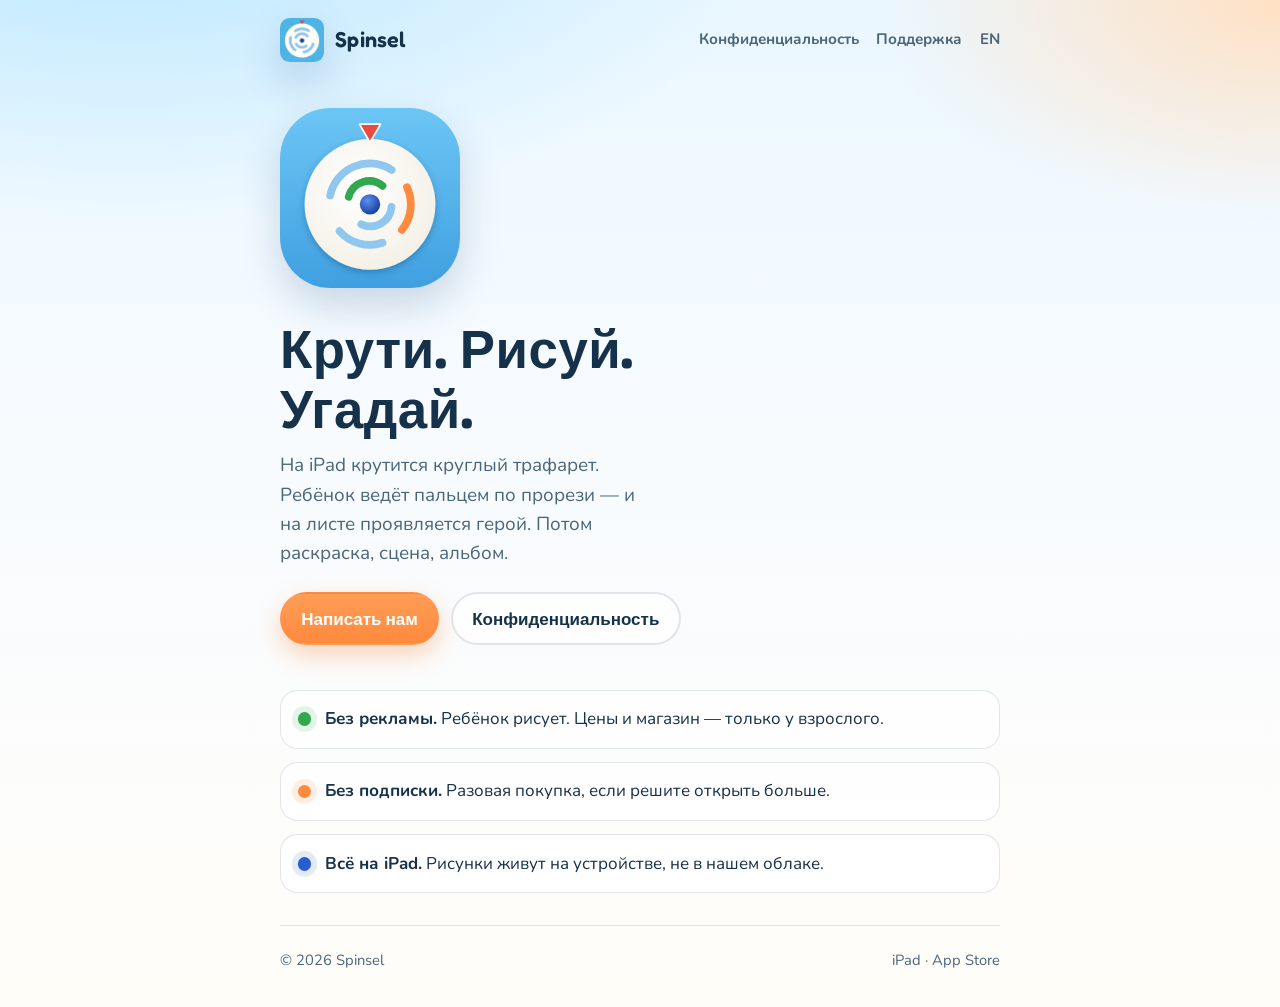
<file: index.html>
<!DOCTYPE html>
<html lang="ru">
<head>
  <meta charset="utf-8">
  <meta name="viewport" content="width=device-width, initial-scale=1">
  <meta name="robots" content="noindex, nofollow, noarchive, nosnippet">
  <title>Spinsel — рисуй и угадывай</title>
  <meta name="description" content="Крути трафарет на iPad — и появляется герой. Для детей 5–8 лет. Без рекламы и без подписки.">
  <link rel="icon" href="icon-180.png" type="image/png">
  <link rel="preconnect" href="https://fonts.googleapis.com">
  <link rel="preconnect" href="https://fonts.gstatic.com" crossorigin>
  <link href="https://fonts.googleapis.com/css2?family=Fredoka:wght@500;600;700&family=Nunito:wght@500;700;800&display=swap" rel="stylesheet">
  <link rel="stylesheet" href="styles.css">
</head>
<body>
  <div class="wrap">
    <header class="top">
      <a class="brand" href="./">
        <img src="icon-180.png" width="44" height="44" alt="">
        Spinsel
      </a>
      <nav class="nav" aria-label="Разделы">
        <a href="privacy/">Конфиденциальность</a>
        <a href="support/">Поддержка</a>
        <a class="lang" href="en/">EN</a>
      </nav>
    </header>

    <main>
      <section class="hero">
        <img class="hero-mark" src="icon.svg" width="180" height="180" alt="Иконка Spinsel: круглый трафарет">
        <h1>Крути. Рисуй. Угадай.</h1>
        <p class="lede">На iPad крутится круглый трафарет. Ребёнок ведёт пальцем по прорези — и на листе проявляется герой. Потом раскраска, сцена, альбом.</p>
        <div class="cta-row">
          <a class="btn btn-primary" href="support/">Написать нам</a>
          <a class="btn btn-ghost" href="privacy/">Конфиденциальность</a>
        </div>
      </section>

      <ul class="points">
        <li>
          <span class="dot" aria-hidden="true"></span>
          <div><strong>Без рекламы.</strong> Ребёнок рисует. Цены и магазин — только у взрослого.</div>
        </li>
        <li>
          <span class="dot orange" aria-hidden="true"></span>
          <div><strong>Без подписки.</strong> Разовая покупка, если решите открыть больше.</div>
        </li>
        <li>
          <span class="dot blue" aria-hidden="true"></span>
          <div><strong>Всё на iPad.</strong> Рисунки живут на устройстве, не в нашем облаке.</div>
        </li>
      </ul>
    </main>

    <footer class="foot">
      <div class="foot-row">
        <span>© 2026 Spinsel</span>
        <span>iPad · App Store</span>
      </div>
    </footer>
  </div>
</body>
</html>
</file>
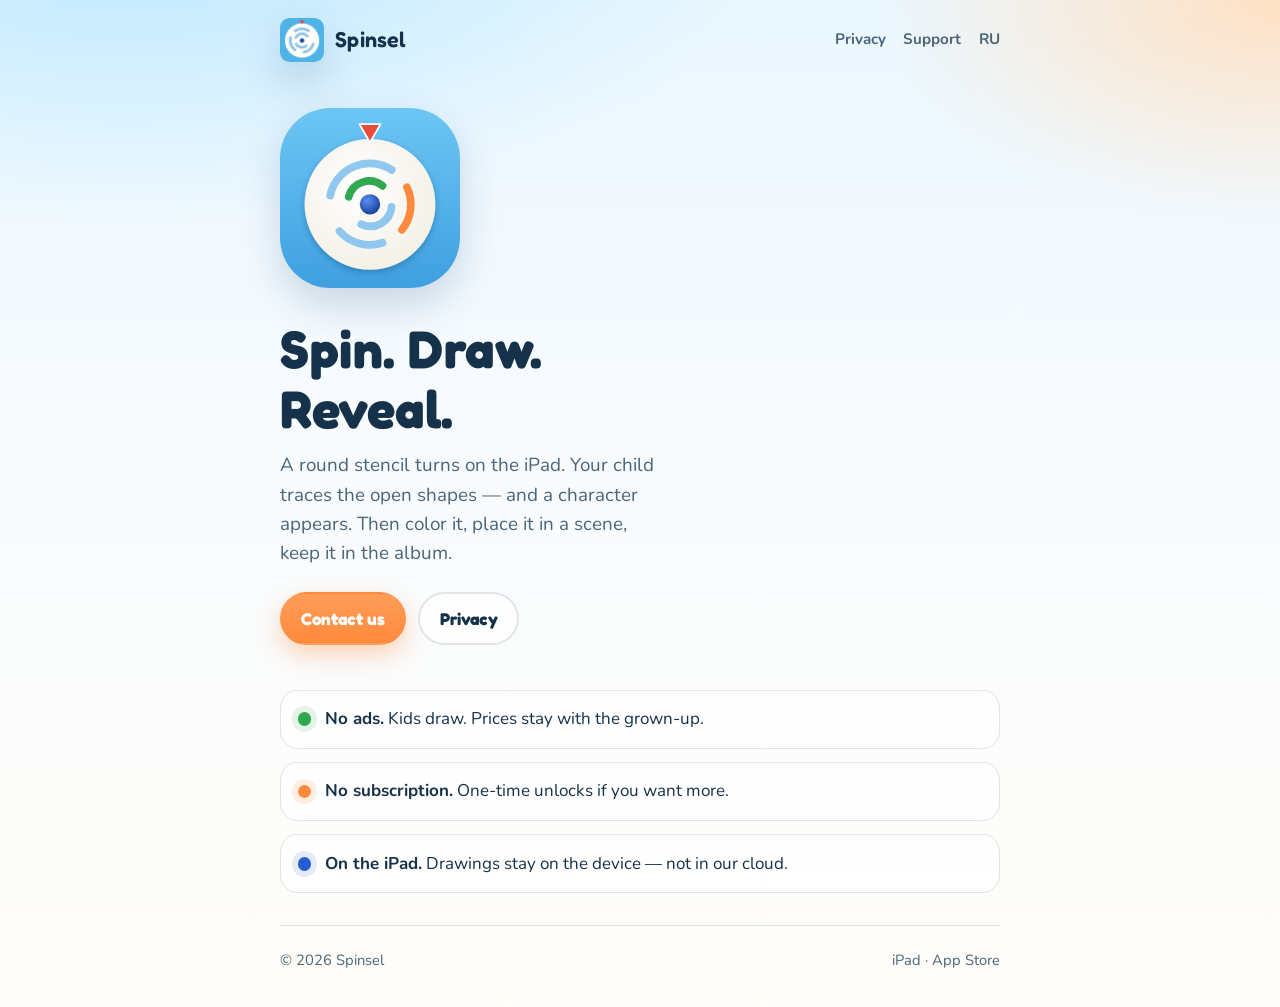
<file: en/index.html>
<!DOCTYPE html>
<html lang="en">
<head>
  <meta charset="utf-8">
  <meta name="viewport" content="width=device-width, initial-scale=1">
  <meta name="robots" content="noindex, nofollow, noarchive, nosnippet">
  <title>Spinsel: Draw &amp; Reveal</title>
  <meta name="description" content="Spin a stencil on iPad — a character appears. Ages 5–8. No ads. No subscription.">
  <link rel="icon" href="../icon-180.png" type="image/png">
  <link rel="preconnect" href="https://fonts.googleapis.com">
  <link rel="preconnect" href="https://fonts.gstatic.com" crossorigin>
  <link href="https://fonts.googleapis.com/css2?family=Fredoka:wght@500;600;700&family=Nunito:wght@500;700;800&display=swap" rel="stylesheet">
  <link rel="stylesheet" href="../styles.css">
</head>
<body>
  <div class="wrap">
    <header class="top">
      <a class="brand" href="./">
        <img src="../icon-180.png" width="44" height="44" alt="">
        Spinsel
      </a>
      <nav class="nav" aria-label="Sections">
        <a href="privacy/">Privacy</a>
        <a href="support/">Support</a>
        <a class="lang" href="../">RU</a>
      </nav>
    </header>

    <main>
      <section class="hero">
        <img class="hero-mark" src="../icon.svg" width="180" height="180" alt="Spinsel icon: a round stencil">
        <h1>Spin. Draw. Reveal.</h1>
        <p class="lede">A round stencil turns on the iPad. Your child traces the open shapes — and a character appears. Then color it, place it in a scene, keep it in the album.</p>
        <div class="cta-row">
          <a class="btn btn-primary" href="support/">Contact us</a>
          <a class="btn btn-ghost" href="privacy/">Privacy</a>
        </div>
      </section>

      <ul class="points">
        <li>
          <span class="dot" aria-hidden="true"></span>
          <div><strong>No ads.</strong> Kids draw. Prices stay with the grown-up.</div>
        </li>
        <li>
          <span class="dot orange" aria-hidden="true"></span>
          <div><strong>No subscription.</strong> One-time unlocks if you want more.</div>
        </li>
        <li>
          <span class="dot blue" aria-hidden="true"></span>
          <div><strong>On the iPad.</strong> Drawings stay on the device — not in our cloud.</div>
        </li>
      </ul>
    </main>

    <footer class="foot">
      <div class="foot-row">
        <span>© 2026 Spinsel</span>
        <span>iPad · App Store</span>
      </div>
    </footer>
  </div>
</body>
</html>
</file>
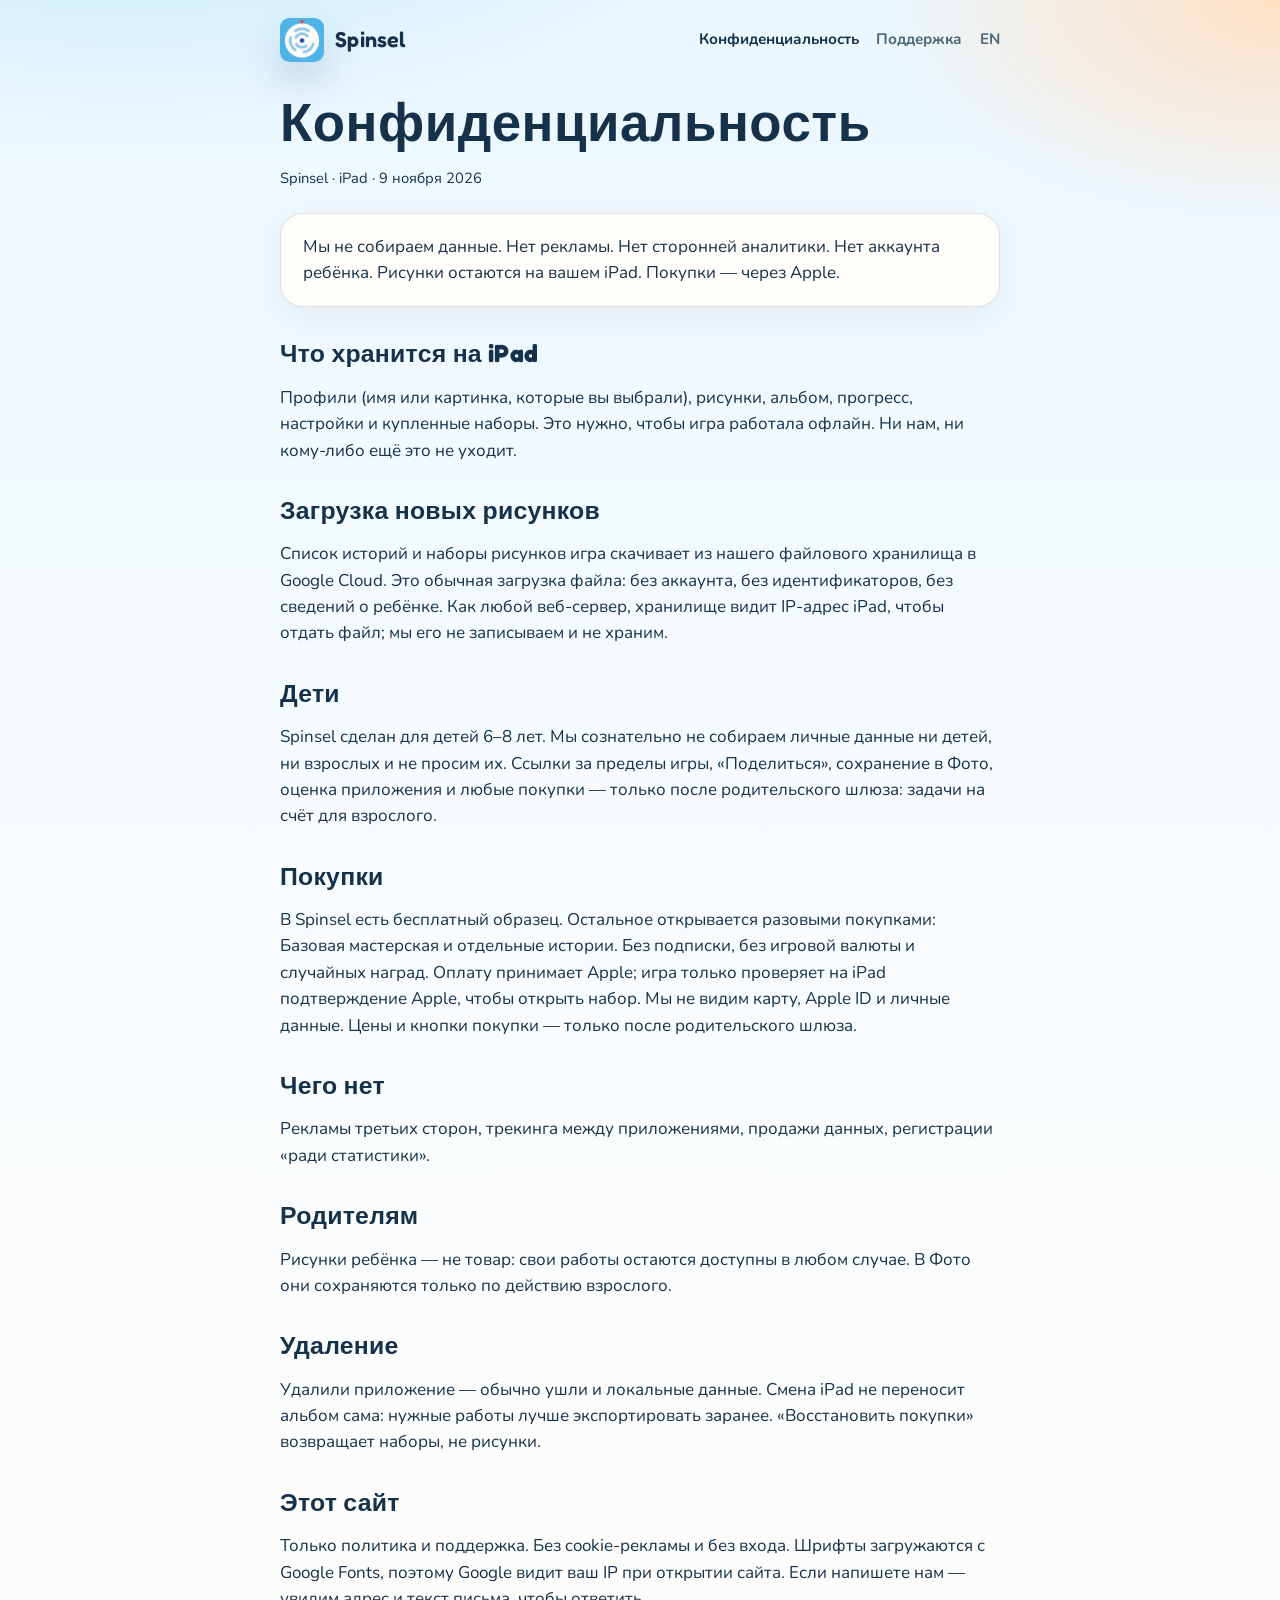
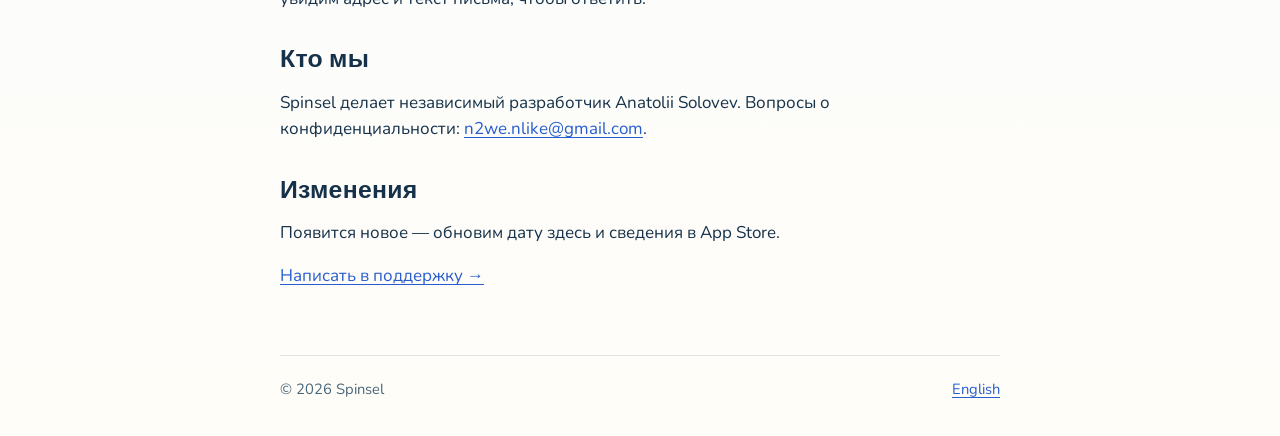
<file: privacy/index.html>
<!DOCTYPE html>
<html lang="ru">
<head>
  <meta charset="utf-8">
  <meta name="viewport" content="width=device-width, initial-scale=1">
  <meta name="robots" content="noindex, nofollow, noarchive, nosnippet">
  <title>Конфиденциальность — Spinsel</title>
  <meta name="description" content="Как Spinsel обращается с данными на iPad.">
  <link rel="icon" href="../icon-180.png" type="image/png">
  <link rel="preconnect" href="https://fonts.googleapis.com">
  <link rel="preconnect" href="https://fonts.gstatic.com" crossorigin>
  <link href="https://fonts.googleapis.com/css2?family=Fredoka:wght@500;600;700&family=Nunito:wght@500;700;800&display=swap" rel="stylesheet">
  <link rel="stylesheet" href="../styles.css">
</head>
<body>
  <div class="wrap">
    <header class="top">
      <a class="brand" href="../">
        <img src="../icon-180.png" width="44" height="44" alt="">
        Spinsel
      </a>
      <nav class="nav" aria-label="Разделы">
        <a href="./" aria-current="page">Конфиденциальность</a>
        <a href="../support/">Поддержка</a>
        <a class="lang" href="../en/privacy/">EN</a>
      </nav>
    </header>

    <main class="page legal">
      <h1>Конфиденциальность</h1>
      <p class="meta">Spinsel · iPad · 9 ноября 2026</p>

      <div class="panel">
        <p>Мы не собираем данные. Нет рекламы. Нет сторонней аналитики. Нет аккаунта ребёнка. Рисунки остаются на вашем iPad. Покупки — через Apple.</p>
      </div>

      <h2>Что хранится на iPad</h2>
      <p>Профили (имя или картинка, которые вы выбрали), рисунки, альбом, прогресс, настройки и купленные наборы. Это нужно, чтобы игра работала офлайн. Ни нам, ни кому-либо ещё это не уходит.</p>

      <h2>Загрузка новых рисунков</h2>
      <p>Список историй и наборы рисунков игра скачивает из нашего файлового хранилища в Google Cloud. Это обычная загрузка файла: без аккаунта, без идентификаторов, без сведений о ребёнке. Как любой веб-сервер, хранилище видит IP-адрес iPad, чтобы отдать файл; мы его не записываем и не храним.</p>

      <h2>Дети</h2>
      <p>Spinsel сделан для детей 6–8 лет. Мы сознательно не собираем личные данные ни детей, ни взрослых и не просим их. Ссылки за пределы игры, «Поделиться», сохранение в Фото, оценка приложения и любые покупки — только после родительского шлюза: задачи на счёт для взрослого.</p>

      <h2>Покупки</h2>
      <p>В Spinsel есть бесплатный образец. Остальное открывается разовыми покупками: Базовая мастерская и отдельные истории. Без подписки, без игровой валюты и случайных наград. Оплату принимает Apple; игра только проверяет на iPad подтверждение Apple, чтобы открыть набор. Мы не видим карту, Apple ID и личные данные. Цены и кнопки покупки — только после родительского шлюза.</p>

      <h2>Чего нет</h2>
      <p>Рекламы третьих сторон, трекинга между приложениями, продажи данных, регистрации «ради статистики».</p>

      <h2>Родителям</h2>
      <p>Рисунки ребёнка — не товар: свои работы остаются доступны в любом случае. В Фото они сохраняются только по действию взрослого.</p>

      <h2>Удаление</h2>
      <p>Удалили приложение — обычно ушли и локальные данные. Смена iPad не переносит альбом сама: нужные работы лучше экспортировать заранее. «Восстановить покупки» возвращает наборы, не рисунки.</p>

      <h2>Этот сайт</h2>
      <p>Только политика и поддержка. Без cookie-рекламы и без входа. Шрифты загружаются с Google Fonts, поэтому Google видит ваш IP при открытии сайта. Если напишете нам — увидим адрес и текст письма, чтобы ответить.</p>

      <h2>Кто мы</h2>
      <p>Spinsel делает независимый разработчик Anatolii Solovev. Вопросы о конфиденциальности: <a href="mailto:n2we.nlike@gmail.com?subject=Spinsel%20privacy">n2we.nlike@gmail.com</a>.</p>

      <h2>Изменения</h2>
      <p>Появится новое — обновим дату здесь и сведения в App Store.</p>

      <p><a href="../support/">Написать в поддержку →</a></p>
    </main>

    <footer class="foot">
      <div class="foot-row">
        <span>© 2026 Spinsel</span>
        <a href="../en/privacy/">English</a>
      </div>
    </footer>
  </div>
</body>
</html>
</file>
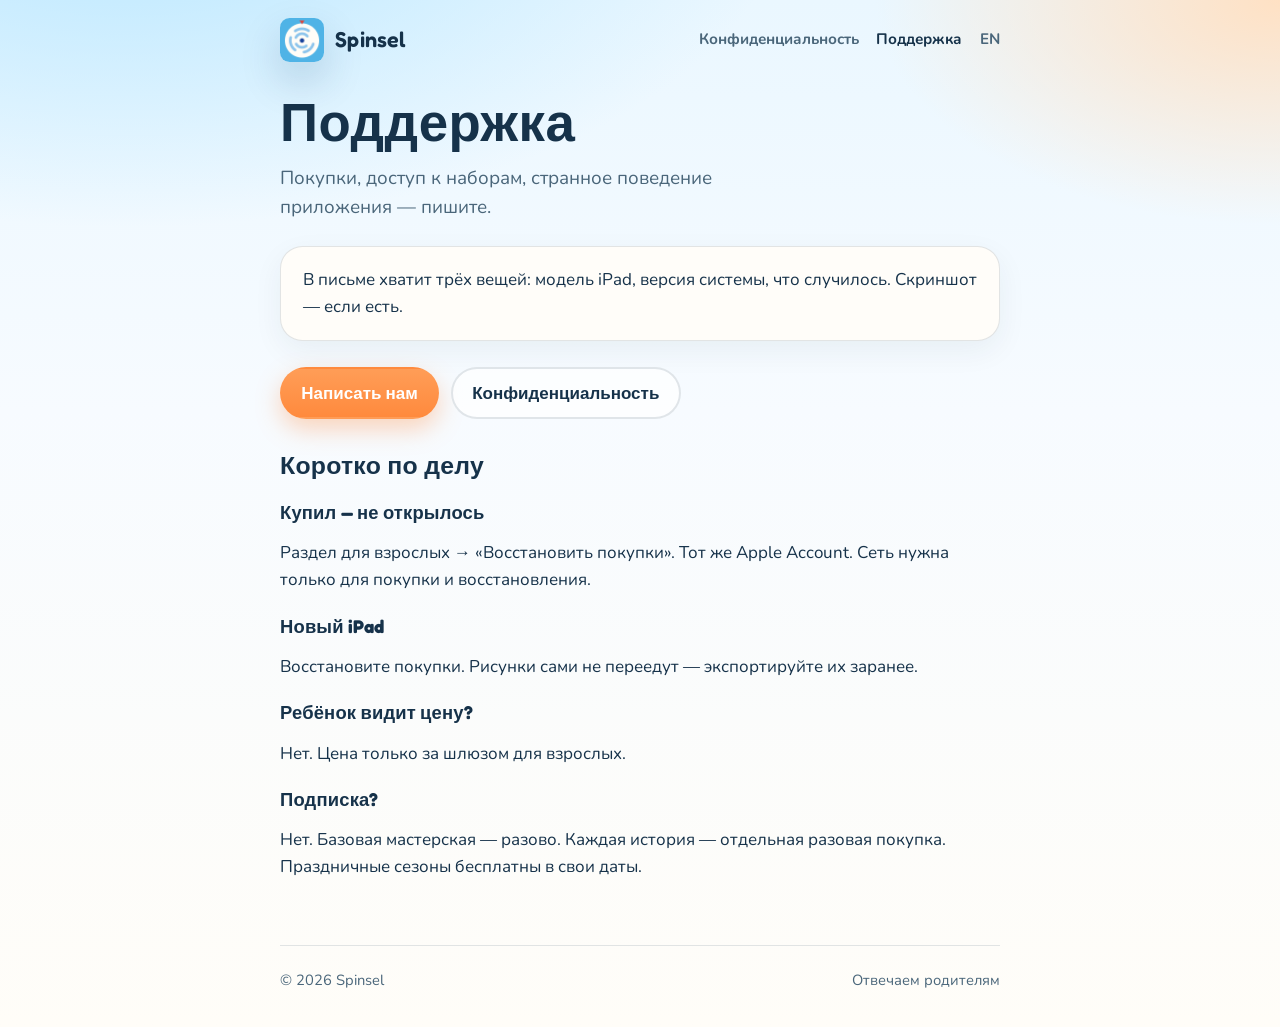
<file: support/index.html>
<!DOCTYPE html>
<html lang="ru">
<head>
  <meta charset="utf-8">
  <meta name="viewport" content="width=device-width, initial-scale=1">
  <meta name="robots" content="noindex, nofollow, noarchive, nosnippet">
  <title>Поддержка — Spinsel</title>
  <meta name="description" content="Поддержка Spinsel: покупки, восстановление, вопросы родителей.">
  <link rel="icon" href="../icon-180.png" type="image/png">
  <link rel="preconnect" href="https://fonts.googleapis.com">
  <link rel="preconnect" href="https://fonts.gstatic.com" crossorigin>
  <link href="https://fonts.googleapis.com/css2?family=Fredoka:wght@500;600;700&family=Nunito:wght@500;700;800&display=swap" rel="stylesheet">
  <link rel="stylesheet" href="../styles.css">
</head>
<body>
  <div class="wrap">
    <header class="top">
      <a class="brand" href="../">
        <img src="../icon-180.png" width="44" height="44" alt="">
        Spinsel
      </a>
      <nav class="nav" aria-label="Разделы">
        <a href="../privacy/">Конфиденциальность</a>
        <a href="./" aria-current="page">Поддержка</a>
        <a class="lang" href="../en/support/">EN</a>
      </nav>
    </header>

    <main class="page">
      <h1>Поддержка</h1>
      <p class="lede">Покупки, доступ к наборам, странное поведение приложения — пишите.</p>

      <div class="panel">
        <p>В письме хватит трёх вещей: модель iPad, версия системы, что случилось. Скриншот — если есть.</p>
      </div>

      <div class="cta-row" style="margin-bottom: 1.6rem;">
        <a class="btn btn-primary" href="mailto:n2we.nlike@gmail.com?subject=Spinsel">Написать нам</a>
        <a class="btn btn-ghost" href="../privacy/">Конфиденциальность</a>
      </div>

      <h2>Коротко по делу</h2>
      <h3>Купил — не открылось</h3>
      <p>Раздел для взрослых → «Восстановить покупки». Тот же Apple Account. Сеть нужна только для покупки и восстановления.</p>

      <h3>Новый iPad</h3>
      <p>Восстановите покупки. Рисунки сами не переедут — экспортируйте их заранее.</p>

      <h3>Ребёнок видит цену?</h3>
      <p>Нет. Цена только за шлюзом для взрослых.</p>

      <h3>Подписка?</h3>
      <p>Нет. Базовая мастерская — разово. Каждая история — отдельная разовая покупка. Праздничные сезоны бесплатны в свои даты.</p>
    </main>

    <footer class="foot">
      <div class="foot-row">
        <span>© 2026 Spinsel</span>
        <span>Отвечаем родителям</span>
      </div>
    </footer>
  </div>
</body>
</html>
</file>
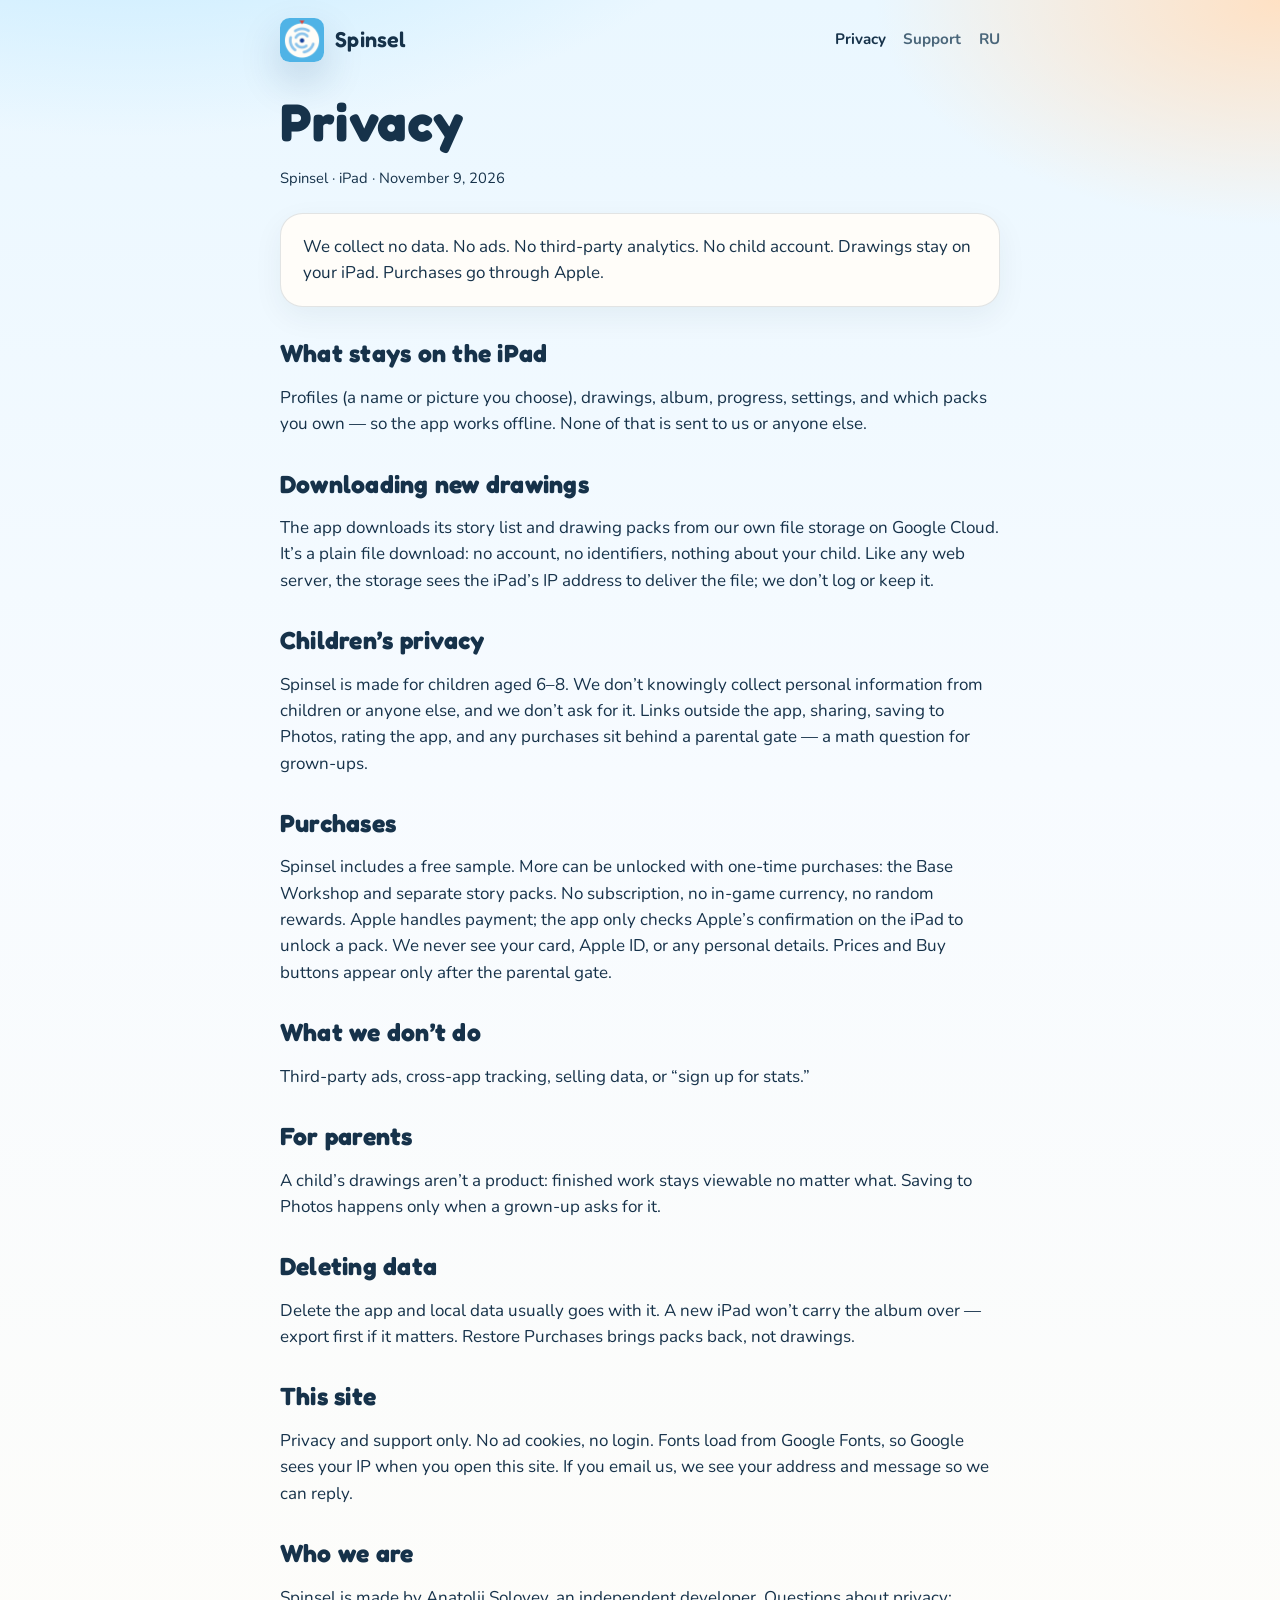
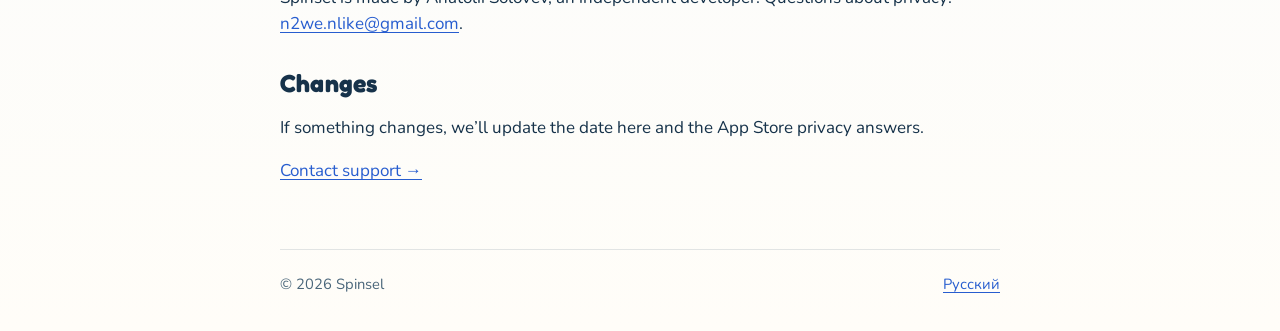
<file: en/privacy/index.html>
<!DOCTYPE html>
<html lang="en">
<head>
  <meta charset="utf-8">
  <meta name="viewport" content="width=device-width, initial-scale=1">
  <meta name="robots" content="noindex, nofollow, noarchive, nosnippet">
  <title>Privacy — Spinsel</title>
  <meta name="description" content="How Spinsel handles data on iPad.">
  <link rel="icon" href="../../icon-180.png" type="image/png">
  <link rel="preconnect" href="https://fonts.googleapis.com">
  <link rel="preconnect" href="https://fonts.gstatic.com" crossorigin>
  <link href="https://fonts.googleapis.com/css2?family=Fredoka:wght@500;600;700&family=Nunito:wght@500;700;800&display=swap" rel="stylesheet">
  <link rel="stylesheet" href="../../styles.css">
</head>
<body>
  <div class="wrap">
    <header class="top">
      <a class="brand" href="../">
        <img src="../../icon-180.png" width="44" height="44" alt="">
        Spinsel
      </a>
      <nav class="nav" aria-label="Sections">
        <a href="./" aria-current="page">Privacy</a>
        <a href="../support/">Support</a>
        <a class="lang" href="../../privacy/">RU</a>
      </nav>
    </header>

    <main class="page legal">
      <h1>Privacy</h1>
      <p class="meta">Spinsel · iPad · November 9, 2026</p>

      <div class="panel">
        <p>We collect no data. No ads. No third-party analytics. No child account. Drawings stay on your iPad. Purchases go through Apple.</p>
      </div>

      <h2>What stays on the iPad</h2>
      <p>Profiles (a name or picture you choose), drawings, album, progress, settings, and which packs you own — so the app works offline. None of that is sent to us or anyone else.</p>

      <h2>Downloading new drawings</h2>
      <p>The app downloads its story list and drawing packs from our own file storage on Google Cloud. It’s a plain file download: no account, no identifiers, nothing about your child. Like any web server, the storage sees the iPad’s IP address to deliver the file; we don’t log or keep it.</p>

      <h2>Children’s privacy</h2>
      <p>Spinsel is made for children aged 6–8. We don’t knowingly collect personal information from children or anyone else, and we don’t ask for it. Links outside the app, sharing, saving to Photos, rating the app, and any purchases sit behind a parental gate — a math question for grown-ups.</p>

      <h2>Purchases</h2>
      <p>Spinsel includes a free sample. More can be unlocked with one-time purchases: the Base Workshop and separate story packs. No subscription, no in-game currency, no random rewards. Apple handles payment; the app only checks Apple’s confirmation on the iPad to unlock a pack. We never see your card, Apple ID, or any personal details. Prices and Buy buttons appear only after the parental gate.</p>

      <h2>What we don’t do</h2>
      <p>Third-party ads, cross-app tracking, selling data, or “sign up for stats.”</p>

      <h2>For parents</h2>
      <p>A child’s drawings aren’t a product: finished work stays viewable no matter what. Saving to Photos happens only when a grown-up asks for it.</p>

      <h2>Deleting data</h2>
      <p>Delete the app and local data usually goes with it. A new iPad won’t carry the album over — export first if it matters. Restore Purchases brings packs back, not drawings.</p>

      <h2>This site</h2>
      <p>Privacy and support only. No ad cookies, no login. Fonts load from Google Fonts, so Google sees your IP when you open this site. If you email us, we see your address and message so we can reply.</p>

      <h2>Who we are</h2>
      <p>Spinsel is made by Anatolii Solovev, an independent developer. Questions about privacy: <a href="mailto:n2we.nlike@gmail.com?subject=Spinsel%20privacy">n2we.nlike@gmail.com</a>.</p>

      <h2>Changes</h2>
      <p>If something changes, we’ll update the date here and the App Store privacy answers.</p>

      <p><a href="../support/">Contact support →</a></p>
    </main>

    <footer class="foot">
      <div class="foot-row">
        <span>© 2026 Spinsel</span>
        <a href="../../privacy/">Русский</a>
      </div>
    </footer>
  </div>
</body>
</html>
</file>
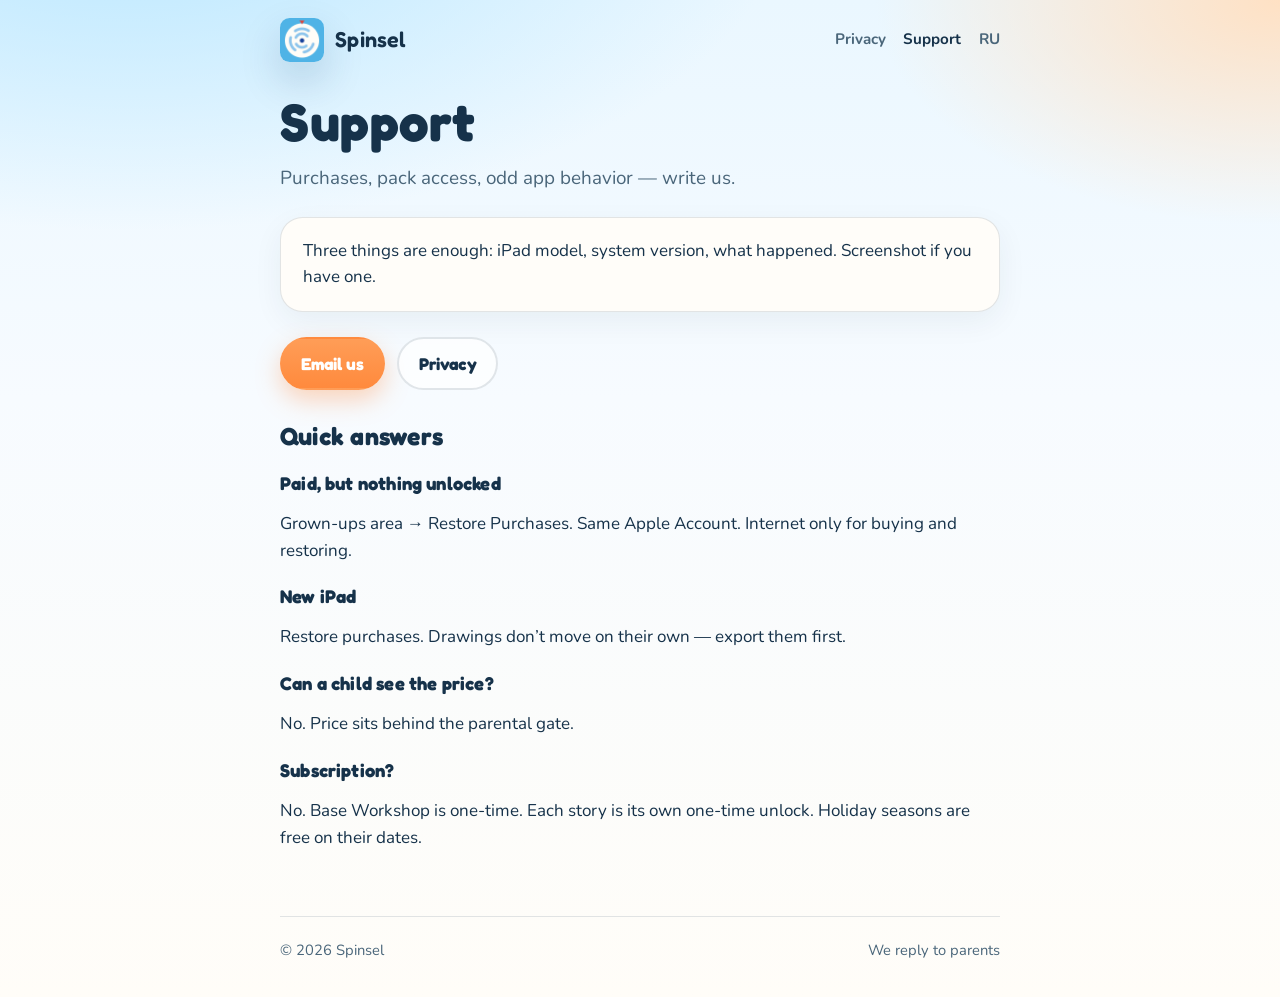
<file: en/support/index.html>
<!DOCTYPE html>
<html lang="en">
<head>
  <meta charset="utf-8">
  <meta name="viewport" content="width=device-width, initial-scale=1">
  <meta name="robots" content="noindex, nofollow, noarchive, nosnippet">
  <title>Support — Spinsel</title>
  <meta name="description" content="Spinsel support for parents: purchases, restore, app issues.">
  <link rel="icon" href="../../icon-180.png" type="image/png">
  <link rel="preconnect" href="https://fonts.googleapis.com">
  <link rel="preconnect" href="https://fonts.gstatic.com" crossorigin>
  <link href="https://fonts.googleapis.com/css2?family=Fredoka:wght@500;600;700&family=Nunito:wght@500;700;800&display=swap" rel="stylesheet">
  <link rel="stylesheet" href="../../styles.css">
</head>
<body>
  <div class="wrap">
    <header class="top">
      <a class="brand" href="../">
        <img src="../../icon-180.png" width="44" height="44" alt="">
        Spinsel
      </a>
      <nav class="nav" aria-label="Sections">
        <a href="../privacy/">Privacy</a>
        <a href="./" aria-current="page">Support</a>
        <a class="lang" href="../../support/">RU</a>
      </nav>
    </header>

    <main class="page">
      <h1>Support</h1>
      <p class="lede">Purchases, pack access, odd app behavior — write us.</p>

      <div class="panel">
        <p>Three things are enough: iPad model, system version, what happened. Screenshot if you have one.</p>
      </div>

      <div class="cta-row" style="margin-bottom: 1.6rem;">
        <a class="btn btn-primary" href="mailto:n2we.nlike@gmail.com?subject=Spinsel">Email us</a>
        <a class="btn btn-ghost" href="../privacy/">Privacy</a>
      </div>

      <h2>Quick answers</h2>
      <h3>Paid, but nothing unlocked</h3>
      <p>Grown-ups area → Restore Purchases. Same Apple Account. Internet only for buying and restoring.</p>

      <h3>New iPad</h3>
      <p>Restore purchases. Drawings don’t move on their own — export them first.</p>

      <h3>Can a child see the price?</h3>
      <p>No. Price sits behind the parental gate.</p>

      <h3>Subscription?</h3>
      <p>No. Base Workshop is one-time. Each story is its own one-time unlock. Holiday seasons are free on their dates.</p>
    </main>

    <footer class="foot">
      <div class="foot-row">
        <span>© 2026 Spinsel</span>
        <span>We reply to parents</span>
      </div>
    </footer>
  </div>
</body>
</html>
</file>
<file: styles.css>
:root {
  --sky-0: #7fd0f8;
  --sky-1: #3f9fe0;
  --ink: #16324a;
  --muted: #4a667a;
  --paper: #fffdf8;
  --disk: #ffffff;
  --accent: #ff8a3d;
  --leaf: #2fa84f;
  --pin: #275dcf;
  --line: rgba(22, 50, 74, 0.12);
  --shadow: 0 18px 40px rgba(11, 58, 102, 0.18);
  --max: 720px;
  --font-display: "Fredoka", "Trebuchet MS", sans-serif;
  --font-body: "Nunito", "Segoe UI", sans-serif;
}

* { box-sizing: border-box; }
html { scroll-behavior: smooth; }
body {
  margin: 0;
  color: var(--ink);
  font-family: var(--font-body);
  font-size: 1.0625rem;
  line-height: 1.55;
  background:
    radial-gradient(1200px 600px at 10% -10%, #b9e7ff 0%, transparent 55%),
    radial-gradient(900px 500px at 100% 0%, #ffe1c4 0%, transparent 45%),
    linear-gradient(180deg, #eaf7ff 0%, #f7fbff 40%, #fffdf8 100%);
  min-height: 100vh;
}

a { color: var(--pin); text-underline-offset: 0.18em; }
a:hover { color: var(--accent); }

.wrap {
  width: min(100% - 2rem, var(--max));
  margin-inline: auto;
}

.top {
  display: flex;
  align-items: center;
  justify-content: space-between;
  gap: 1rem;
  padding: 1.1rem 0 0.5rem;
}

.brand {
  display: inline-flex;
  align-items: center;
  gap: 0.7rem;
  text-decoration: none;
  color: inherit;
  font-family: var(--font-display);
  font-weight: 600;
  font-size: 1.35rem;
  letter-spacing: 0.01em;
}

.brand img {
  width: 44px;
  height: 44px;
  border-radius: 22%;
  box-shadow: var(--shadow);
}

.nav {
  display: flex;
  flex-wrap: wrap;
  gap: 0.85rem 1.1rem;
  font-size: 0.95rem;
}

.nav a { text-decoration: none; color: var(--muted); font-weight: 700; }
.nav a:hover, .nav a[aria-current="page"] { color: var(--ink); }

.hero {
  padding: 2.4rem 0 2.8rem;
  text-align: left;
}

.hero-mark {
  width: min(180px, 42vw);
  height: auto;
  border-radius: 28%;
  box-shadow: var(--shadow);
  margin-bottom: 1.4rem;
  animation: float 5.5s ease-in-out infinite;
}

@keyframes float {
  0%, 100% { transform: translateY(0) rotate(-2deg); }
  50% { transform: translateY(-10px) rotate(2deg); }
}

h1, h2, h3 {
  font-family: var(--font-display);
  line-height: 1.15;
  margin: 0 0 0.7rem;
  letter-spacing: 0.01em;
}

h1 { font-size: clamp(2.2rem, 6vw, 3.3rem); max-width: 14ch; }
h2 { font-size: 1.55rem; margin-top: 2rem; }
h3 { font-size: 1.15rem; margin-top: 1.4rem; }

.lede {
  font-size: 1.18rem;
  color: var(--muted);
  max-width: 34ch;
  margin: 0 0 1.5rem;
}

.cta-row {
  display: flex;
  flex-wrap: wrap;
  gap: 0.75rem;
}

.btn {
  display: inline-flex;
  align-items: center;
  justify-content: center;
  gap: 0.4rem;
  min-height: 2.75rem;
  padding: 0.7rem 1.2rem;
  border-radius: 999px;
  text-decoration: none;
  font-weight: 800;
  font-family: var(--font-display);
  border: 2px solid transparent;
  transition: transform 0.15s ease, box-shadow 0.15s ease;
}

.btn:hover { transform: translateY(-1px); }
.btn-primary {
  background: linear-gradient(180deg, #ff9d57, var(--accent));
  color: #fff;
  box-shadow: 0 10px 24px rgba(255, 138, 61, 0.35);
}
.btn-ghost {
  background: rgba(255, 255, 255, 0.7);
  color: var(--ink);
  border-color: var(--line);
}

.panel {
  background: color-mix(in srgb, var(--paper) 92%, white);
  border: 1px solid var(--line);
  border-radius: 1.4rem;
  padding: 1.25rem 1.35rem;
  box-shadow: 0 10px 30px rgba(22, 50, 74, 0.06);
  margin: 1rem 0 1.6rem;
}

.panel strong { color: var(--ink); }
.panel p:first-child { margin-top: 0; }
.panel p:last-child { margin-bottom: 0; }

.points {
  list-style: none;
  padding: 0;
  margin: 0 0 2rem;
  display: grid;
  gap: 0.85rem;
}

.points li {
  display: grid;
  grid-template-columns: auto 1fr;
  gap: 0.85rem;
  align-items: start;
  padding: 0.95rem 1.05rem;
  border-radius: 1.1rem;
  background: rgba(255, 255, 255, 0.72);
  border: 1px solid var(--line);
}

.dot {
  width: 0.85rem;
  height: 0.85rem;
  margin-top: 0.4rem;
  border-radius: 50%;
  background: var(--leaf);
  box-shadow: 0 0 0 6px rgba(47, 168, 79, 0.12);
}
.dot.orange { background: var(--accent); box-shadow: 0 0 0 6px rgba(255, 138, 61, 0.14); }
.dot.blue { background: var(--pin); box-shadow: 0 0 0 6px rgba(39, 93, 207, 0.12); }

.page { padding: 1.4rem 0 3rem; }
.page .lede { max-width: 48ch; }
.meta {
  color: var(--muted);
  font-size: 0.92rem;
  margin-bottom: 1.4rem;
}

.legal p, .legal li { color: var(--ink); }
.legal ul { padding-left: 1.2rem; }
.legal li { margin: 0.35rem 0; }

.foot {
  border-top: 1px solid var(--line);
  padding: 1.4rem 0 2.2rem;
  color: var(--muted);
  font-size: 0.92rem;
}

.foot-row {
  display: flex;
  flex-wrap: wrap;
  gap: 0.75rem 1.25rem;
  justify-content: space-between;
  align-items: center;
}

.lang { font-weight: 800; }

@media (max-width: 560px) {
  .top { align-items: flex-start; flex-direction: column; }
  h1 { max-width: none; }
}
</file>
